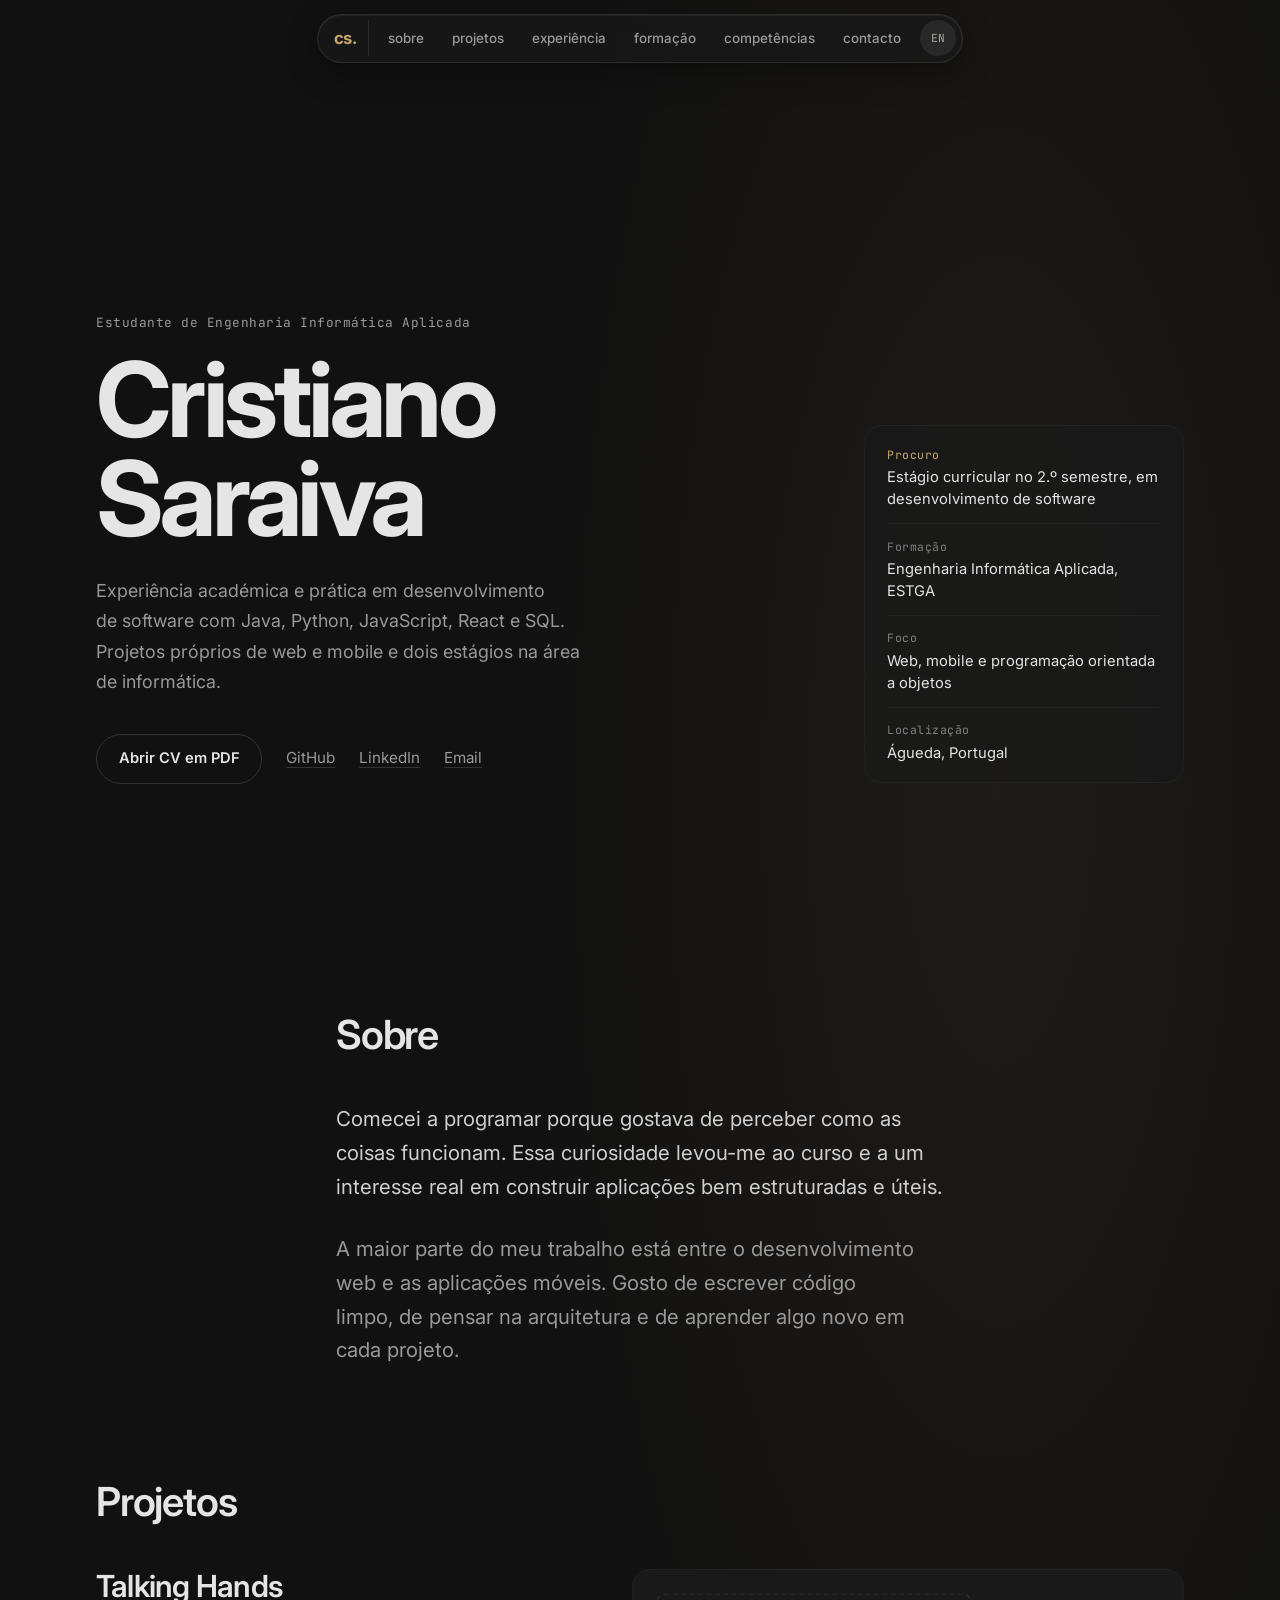
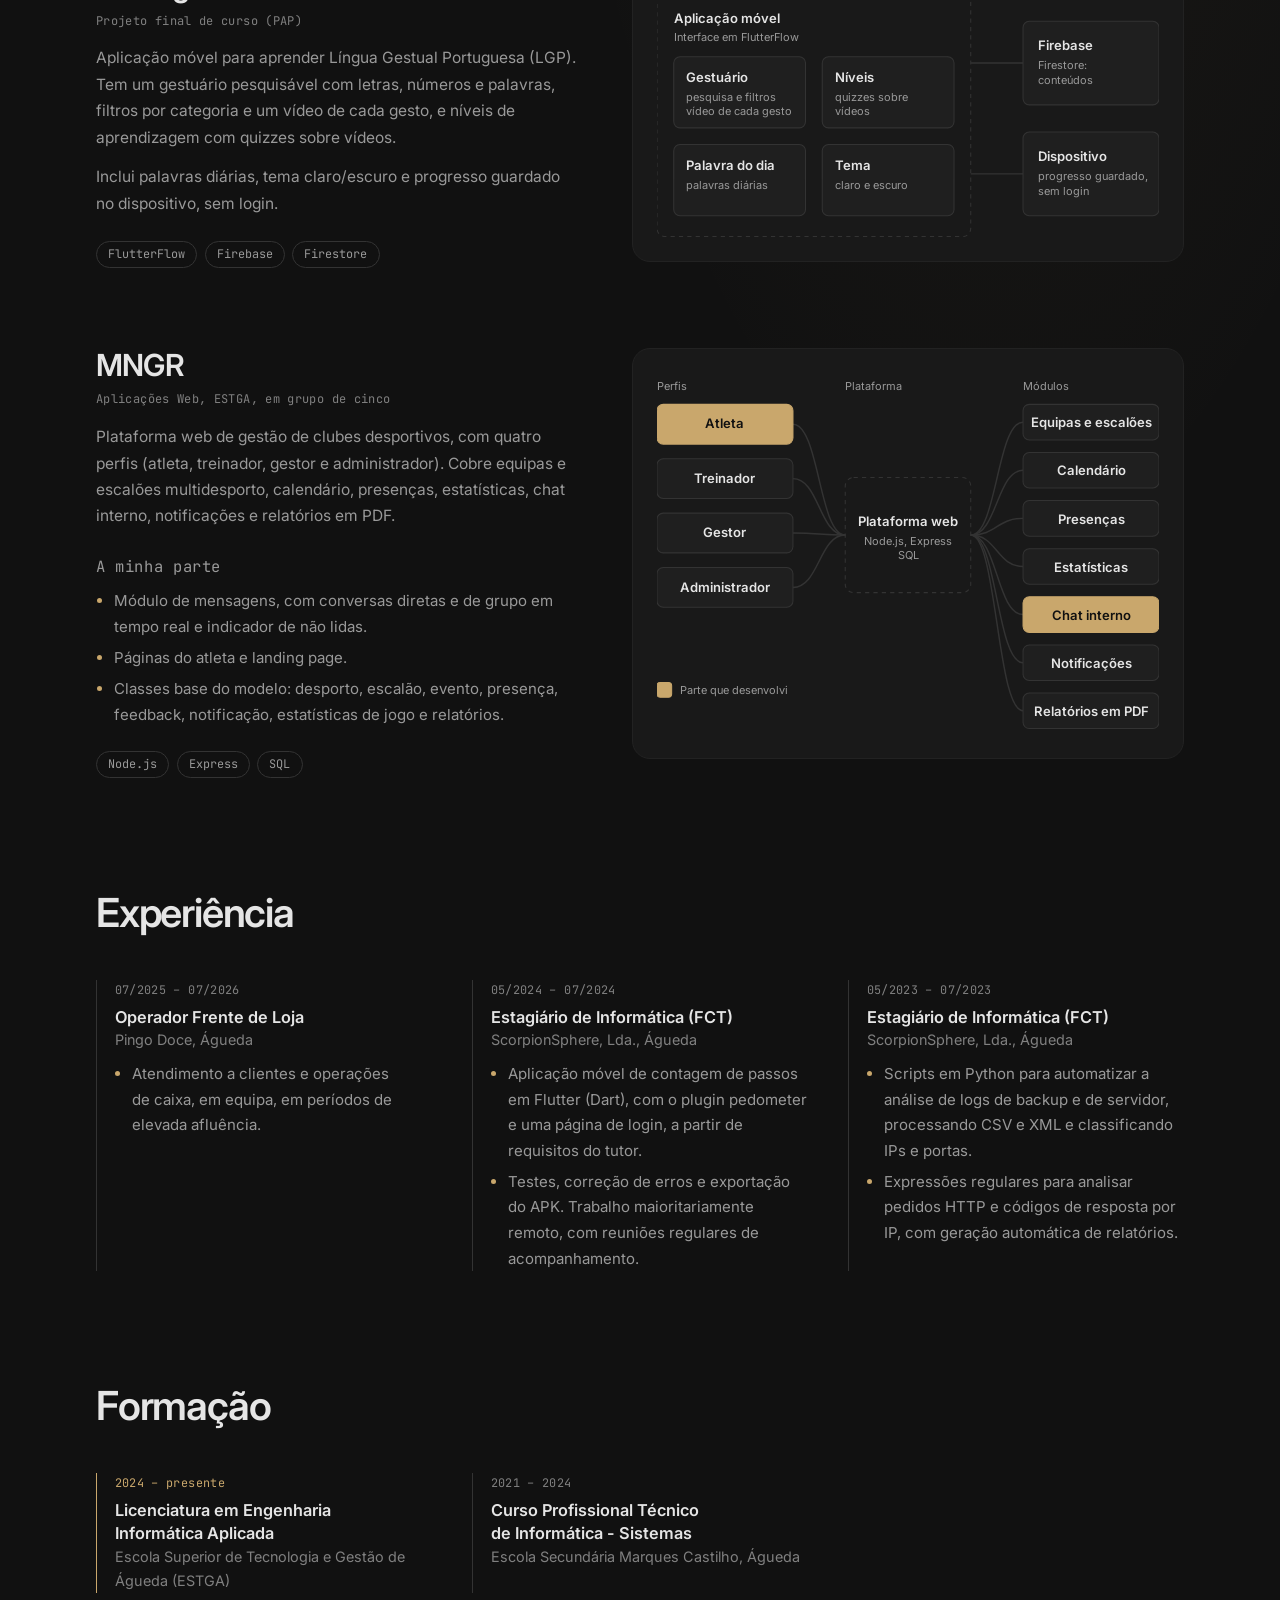
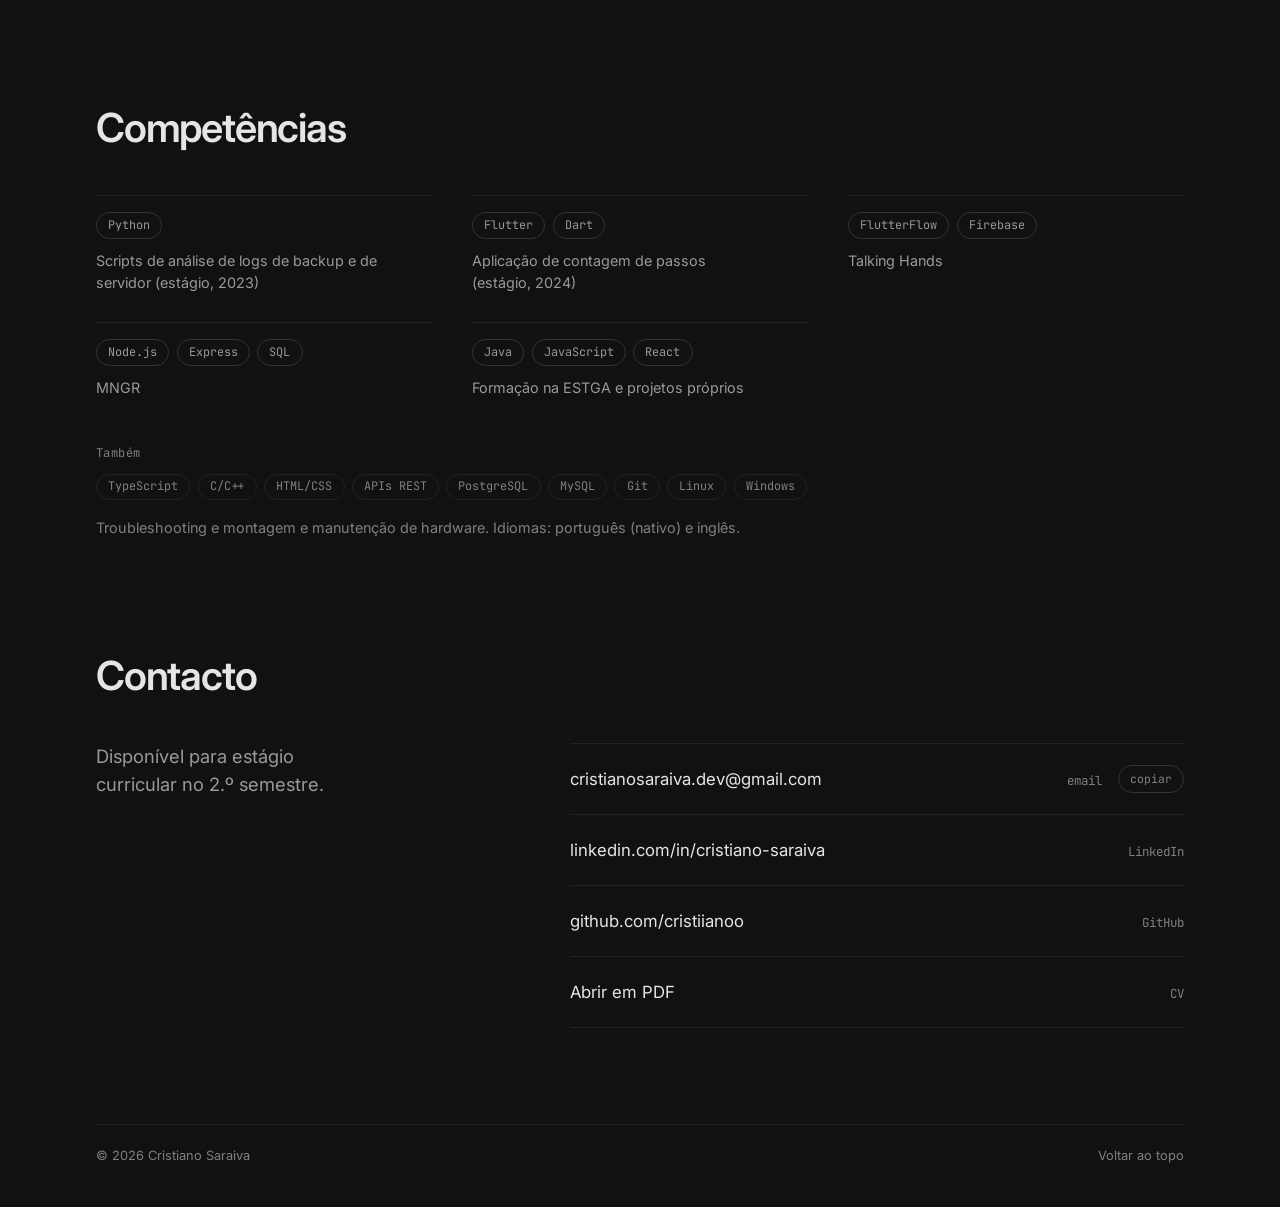
<file: index.html>
<!DOCTYPE html>
<html lang="pt-PT">
<head>
    <meta charset="utf-8">
    <meta name="viewport" content="width=device-width, initial-scale=1, viewport-fit=cover">
    <title>Cristiano Saraiva, Engenharia Informática Aplicada</title>
    <meta name="description" content="Estudante de Engenharia Informática Aplicada na ESTGA, à procura de estágio curricular em desenvolvimento de software. Java, Python, JavaScript, React e SQL. Projetos de web e mobile.">
    <meta name="author" content="Cristiano Saraiva">
    <meta property="og:title" content="Cristiano Saraiva, Engenharia Informática Aplicada">
    <meta property="og:description" content="À procura de estágio curricular em desenvolvimento de software. Águeda, Portugal.">
    <meta property="og:type" content="website">
    <link rel="alternate" hreflang="pt-PT" href="index.html">
    <link rel="alternate" hreflang="en" href="en.html">
    <link rel="icon" href="data:image/svg+xml,%3Csvg xmlns='http://www.w3.org/2000/svg' viewBox='0 0 64 64'%3E%3Crect width='64' height='64' rx='14' fill='%23111111'/%3E%3Ctext x='32' y='43' font-family='Arial,sans-serif' font-size='30' font-weight='700' text-anchor='middle' fill='%23c9a76c'%3Ecs.%3C/text%3E%3C/svg%3E">
    <meta name="theme-color" content="#111111">
    <link rel="preconnect" href="https://fonts.googleapis.com">
    <link rel="preconnect" href="https://fonts.gstatic.com" crossorigin>
    <link href="https://fonts.googleapis.com/css2?family=Inter:wght@400;500;600;700&family=JetBrains+Mono:wght@400;500&display=swap" rel="stylesheet">
    <link rel="stylesheet" href="style.css">
    <script type="application/ld+json">{"@context": "https://schema.org", "@type": "Person", "name": "Cristiano Saraiva", "url": "https://cristiianoo.github.io/", "email": "mailto:cristianosaraiva.dev@gmail.com", "jobTitle": "Estudante de Engenharia Informática Aplicada", "address": {"@type": "PostalAddress", "addressLocality": "Águeda", "addressCountry": "PT"}, "knowsAbout": ["Java", "Python", "JavaScript", "React", "SQL"], "sameAs": ["https://github.com/cristiianoo", "https://www.linkedin.com/in/cristiano-saraiva-231760260"]}</script>
</head>
<body>
<a class="skip" href="#main">Saltar para o conteúdo</a>

<header class="bar">
    <div class="bar-inner">
        <a class="brand" href="#top" aria-label="Cristiano Saraiva, início">cs.</a>
        <nav id="nav" class="nav" aria-label="Secções">
            <a class="nav-link" href="#sobre">sobre</a>
            <a class="nav-link" href="#projetos">projetos</a>
            <a class="nav-link" href="#experiencia">experiência</a>
            <a class="nav-link" href="#formacao">formação</a>
            <a class="nav-link" href="#competencias">competências</a>
            <a class="nav-link" href="#contacto">contacto</a>
        </nav>
        <a class="lang" href="en.html" hreflang="en" lang="en" aria-label="English version">EN</a>
        <button class="menu-btn" id="menu-btn" type="button" aria-controls="nav" aria-expanded="false" aria-label="Abrir menu" data-open="Abrir menu" data-close="Fechar menu">
            <svg viewBox="0 0 24 24" aria-hidden="true"><path class="i-menu" d="M4 7h16M4 12h16M4 17h16"/><path class="i-x" d="M6 6l12 12M18 6L6 18"/></svg>
        </button>
    </div>
</header>

<div class="wrap hero" id="top">
    <div class="hero-text">
        <p class="kicker">Estudante de Engenharia Informática Aplicada</p>
        <h1>Cristiano Saraiva</h1>
        <p class="summary">Experiência académica e prática em desenvolvimento de software com Java, Python, JavaScript, React e SQL. Projetos próprios de web e mobile e dois estágios na área de informática.</p>
        <p class="actions">
            <a class="btn" href="Cristiano_Saraiva_CV.pdf" target="_blank" rel="noopener">Abrir CV em PDF</a>
            <a href="https://github.com/cristiianoo" target="_blank" rel="noopener noreferrer">GitHub</a>
            <a href="https://www.linkedin.com/in/cristiano-saraiva-231760260" target="_blank" rel="noopener noreferrer">LinkedIn</a>
            <a href="mailto:cristianosaraiva.dev@gmail.com">Email</a>
        </p>
    </div>
    <dl class="facts">
        <div class="seeking"><dt>Procuro</dt><dd>Estágio curricular no 2.º semestre, em desenvolvimento de software</dd></div>
        <div><dt>Formação</dt><dd>Engenharia Informática Aplicada, ESTGA</dd></div>
        <div><dt>Foco</dt><dd>Web, mobile e programação orientada a objetos</dd></div>
        <div><dt>Localização</dt><dd>Águeda, Portugal</dd></div>
    </dl>
</div>

<main id="main">
    <section id="sobre" class="section">
        <div class="wrap">
            <h2>Sobre</h2>
            <div class="about">
                <p>Comecei a programar porque gostava de perceber como as coisas funcionam. Essa curiosidade levou-me ao curso e a um interesse real em construir aplicações bem estruturadas e úteis.</p>
                <p>A maior parte do meu trabalho está entre o desenvolvimento web e as aplicações móveis. Gosto de escrever código limpo, de pensar na arquitetura e de aprender algo novo em cada projeto.</p>
            </div>
        </div>
    </section>

    <section id="projetos" class="section">
        <div class="wrap">
            <h2>Projetos</h2>

            <article class="proj">
                <div class="proj-text">
                    <div class="proj-top">
                        <h3>Talking Hands</h3>
                        <p class="ctx">Projeto final de curso (PAP)</p>
                    </div>
                    <p>Aplicação móvel para aprender Língua Gestual Portuguesa (LGP). Tem um gestuário pesquisável com letras, números e palavras, filtros por categoria e um vídeo de cada gesto, e níveis de aprendizagem com quizzes sobre vídeos.</p>
                    <p>Inclui palavras diárias, tema claro/escuro e progresso guardado no dispositivo, sem login.</p>
                    <ul class="tags" aria-label="Tecnologias"><li>FlutterFlow</li><li>Firebase</li><li>Firestore</li></ul>
                </div>
                <figure class="diagram">
                    <svg viewBox="0 0 480 232" role="img" aria-labelledby="th-t th-d">
                        <title id="th-t">Estrutura do Talking Hands</title>
                        <desc id="th-d">A aplicação móvel, com interface em FlutterFlow, tem gestuário, níveis, palavra do dia e tema. Os conteúdos vêm do Firebase/Firestore e o progresso fica guardado no dispositivo, sem login.</desc>
                        <path class="d-line" d="M300 66H350M300 172H350"/>
                        <rect class="d-group" x="0" y="0" width="300" height="232" rx="8"/>
                        <text class="d-t" x="16" y="28">Aplicação móvel</text>
                        <text class="d-s" x="16" y="45">Interface em FlutterFlow</text>

                        <rect class="d-box" x="16" y="60" width="126" height="68" rx="6"/>
                        <text class="d-t" x="28" y="84">Gestuário</text>
                        <text class="d-s" x="28" y="102">pesquisa e filtros</text>
                        <text class="d-s" x="28" y="116">vídeo de cada gesto</text>

                        <rect class="d-box" x="158" y="60" width="126" height="68" rx="6"/>
                        <text class="d-t" x="170" y="84">Níveis</text>
                        <text class="d-s" x="170" y="102">quizzes sobre</text>
                        <text class="d-s" x="170" y="116">vídeos</text>

                        <rect class="d-box" x="16" y="144" width="126" height="68" rx="6"/>
                        <text class="d-t" x="28" y="168">Palavra do dia</text>
                        <text class="d-s" x="28" y="186">palavras diárias</text>

                        <rect class="d-box" x="158" y="144" width="126" height="68" rx="6"/>
                        <text class="d-t" x="170" y="168">Tema</text>
                        <text class="d-s" x="170" y="186">claro e escuro</text>

                        <rect class="d-box" x="350" y="26" width="130" height="80" rx="6"/>
                        <text class="d-t" x="364" y="54">Firebase</text>
                        <text class="d-s" x="364" y="72">Firestore:</text>
                        <text class="d-s" x="364" y="86">conteúdos</text>

                        <rect class="d-box" x="350" y="132" width="130" height="80" rx="6"/>
                        <text class="d-t" x="364" y="160">Dispositivo</text>
                        <text class="d-s" x="364" y="178">progresso guardado,</text>
                        <text class="d-s" x="364" y="192">sem login</text>
                    </svg>
                </figure>
            </article>

            <article class="proj">
                <div class="proj-text">
                    <div class="proj-top">
                        <h3>MNGR</h3>
                        <p class="ctx">Aplicações Web, ESTGA, em grupo de cinco</p>
                    </div>
                    <p>Plataforma web de gestão de clubes desportivos, com quatro perfis (atleta, treinador, gestor e administrador). Cobre equipas e escalões multidesporto, calendário, presenças, estatísticas, chat interno, notificações e relatórios em PDF.</p>
                    <p class="label">A minha parte</p>
                    <ul class="list">
                        <li>Módulo de mensagens, com conversas diretas e de grupo em tempo real e indicador de não lidas.</li>
                        <li>Páginas do atleta e landing page.</li>
                        <li>Classes base do modelo: desporto, escalão, evento, presença, feedback, notificação, estatísticas de jogo e relatórios.</li>
                    </ul>
                    <ul class="tags" aria-label="Tecnologias"><li>Node.js</li><li>Express</li><li>SQL</li></ul>
                </div>
                <figure class="diagram">
                    <svg viewBox="0 0 480 345" role="img" aria-labelledby="mn-t mn-d">
                        <title id="mn-t">Estrutura do MNGR</title>
                        <desc id="mn-d">Quatro perfis (atleta, treinador, gestor e administrador) usam a plataforma web, que reúne sete módulos: equipas e escalões, calendário, presenças, estatísticas, chat interno, notificações e relatórios em PDF. As páginas do atleta e o chat foram desenvolvidos por mim.</desc>

                        <g class="d-line">
                            <path d="M130 49C155 49 155 155 180 155"/>
                            <path d="M130 101C155 101 155 155 180 155"/>
                            <path d="M130 153C155 153 155 155 180 155"/>
                            <path d="M130 205C155 205 155 155 180 155"/>
                            <path d="M300 155C325 155 325 47 350 47"/>
                            <path d="M300 155C325 155 325 93 350 93"/>
                            <path d="M300 155C325 155 325 139 350 139"/>
                            <path d="M300 155C325 155 325 185 350 185"/>
                            <path d="M300 155C325 155 325 231 350 231"/>
                            <path d="M300 155C325 155 325 277 350 277"/>
                            <path d="M300 155C325 155 325 323 350 323"/>
                        </g>

                        <text class="d-s" x="0" y="16">Perfis</text>
                        <text class="d-s" x="180" y="16">Plataforma</text>
                        <text class="d-s" x="350" y="16">Módulos</text>

                        <rect class="d-box d-hl" x="0" y="30" width="130" height="38" rx="6"/>
                        <text class="d-t d-on" x="65" y="53" text-anchor="middle">Atleta</text>
                        <rect class="d-box" x="0" y="82" width="130" height="38" rx="6"/>
                        <text class="d-t" x="65" y="105" text-anchor="middle">Treinador</text>
                        <rect class="d-box" x="0" y="134" width="130" height="38" rx="6"/>
                        <text class="d-t" x="65" y="157" text-anchor="middle">Gestor</text>
                        <rect class="d-box" x="0" y="186" width="130" height="38" rx="6"/>
                        <text class="d-t" x="65" y="209" text-anchor="middle">Administrador</text>

                        <rect class="d-group" x="180" y="100" width="120" height="110" rx="8"/>
                        <text class="d-t" x="240" y="146" text-anchor="middle">Plataforma web</text>
                        <text class="d-s" x="240" y="164" text-anchor="middle">Node.js, Express</text>
                        <text class="d-s" x="240" y="178" text-anchor="middle">SQL</text>

                        <rect class="d-box" x="350" y="30" width="130" height="34" rx="6"/>
                        <text class="d-t" x="415" y="52" text-anchor="middle">Equipas e escalões</text>
                        <rect class="d-box" x="350" y="76" width="130" height="34" rx="6"/>
                        <text class="d-t" x="415" y="98" text-anchor="middle">Calendário</text>
                        <rect class="d-box" x="350" y="122" width="130" height="34" rx="6"/>
                        <text class="d-t" x="415" y="144" text-anchor="middle">Presenças</text>
                        <rect class="d-box" x="350" y="168" width="130" height="34" rx="6"/>
                        <text class="d-t" x="415" y="190" text-anchor="middle">Estatísticas</text>
                        <rect class="d-box d-hl" x="350" y="214" width="130" height="34" rx="6"/>
                        <text class="d-t d-on" x="415" y="236" text-anchor="middle">Chat interno</text>
                        <rect class="d-box" x="350" y="260" width="130" height="34" rx="6"/>
                        <text class="d-t" x="415" y="282" text-anchor="middle">Notificações</text>
                        <rect class="d-box" x="350" y="306" width="130" height="34" rx="6"/>
                        <text class="d-t" x="415" y="328" text-anchor="middle">Relatórios em PDF</text>

                        <rect class="d-box d-hl" x="0" y="296" width="14" height="14" rx="3"/>
                        <text class="d-s" x="22" y="307">Parte que desenvolvi</text>
                    </svg>
                </figure>
            </article>
        </div>
    </section>

    <section id="experiencia" class="section">
        <div class="wrap">
            <h2>Experiência</h2>
            <div class="timeline">
                <div class="entry">
                    <p class="date">07/2025 – 07/2026</p>
                    <div>
                        <h3>Operador Frente de Loja</h3>
                        <p class="meta">Pingo Doce, Águeda</p>
                        <ul class="list"><li>Atendimento a clientes e operações de caixa, em equipa, em períodos de elevada afluência.</li></ul>
                    </div>
                </div>

                <div class="entry">
                    <p class="date">05/2024 – 07/2024</p>
                    <div>
                        <h3>Estagiário de Informática (FCT)</h3>
                        <p class="meta">ScorpionSphere, Lda., Águeda</p>
                        <ul class="list">
                            <li>Aplicação móvel de contagem de passos em Flutter (Dart), com o plugin pedometer e uma página de login, a partir de requisitos do tutor.</li>
                            <li>Testes, correção de erros e exportação do APK. Trabalho maioritariamente remoto, com reuniões regulares de acompanhamento.</li>
                        </ul>
                    </div>
                </div>

                <div class="entry">
                    <p class="date">05/2023 – 07/2023</p>
                    <div>
                        <h3>Estagiário de Informática (FCT)</h3>
                        <p class="meta">ScorpionSphere, Lda., Águeda</p>
                        <ul class="list">
                            <li>Scripts em Python para automatizar a análise de logs de backup e de servidor, processando CSV e XML e classificando IPs e portas.</li>
                            <li>Expressões regulares para analisar pedidos HTTP e códigos de resposta por IP, com geração automática de relatórios.</li>
                        </ul>
                    </div>
                </div>
            </div>
        </div>
    </section>

    <section id="formacao" class="section">
        <div class="wrap">
            <h2>Formação</h2>
            <div class="timeline">
                <div class="entry now">
                    <p class="date">2024 – presente</p>
                    <div>
                        <h3>Licenciatura em Engenharia Informática Aplicada</h3>
                        <p class="meta">Escola Superior de Tecnologia e Gestão de Águeda (ESTGA)</p>
                    </div>
                </div>

                <div class="entry">
                    <p class="date">2021 – 2024</p>
                    <div>
                        <h3>Curso Profissional Técnico de Informática - Sistemas</h3>
                        <p class="meta">Escola Secundária Marques Castilho, Águeda</p>
                    </div>
                </div>
            </div>
        </div>
    </section>

    <section id="competencias" class="section">
        <div class="wrap">
            <h2>Competências</h2>
            <div class="skills">
                <div class="skill"><ul class="tags"><li>Python</li></ul><p>Scripts de análise de logs de backup e de servidor (estágio, 2023)</p></div>
                <div class="skill"><ul class="tags"><li>Flutter</li><li>Dart</li></ul><p>Aplicação de contagem de passos (estágio, 2024)</p></div>
                <div class="skill"><ul class="tags"><li>FlutterFlow</li><li>Firebase</li></ul><p>Talking Hands</p></div>
                <div class="skill"><ul class="tags"><li>Node.js</li><li>Express</li><li>SQL</li></ul><p>MNGR</p></div>
                <div class="skill"><ul class="tags"><li>Java</li><li>JavaScript</li><li>React</li></ul><p>Formação na ESTGA e projetos próprios</p></div>
            </div>
            <p class="label">Também</p>
            <ul class="tags tags-quiet"><li>TypeScript</li><li>C/C++</li><li>HTML/CSS</li><li>APIs REST</li><li>PostgreSQL</li><li>MySQL</li><li>Git</li><li>Linux</li><li>Windows</li></ul>
            <p class="also">Troubleshooting e montagem e manutenção de hardware. Idiomas: português (nativo) e inglês.</p>
        </div>
    </section>
</main>

<footer id="contacto" class="section contact">
    <div class="wrap">
        <h2>Contacto</h2>
        <div class="contact-grid">
            <p class="lead">Disponível para estágio curricular no 2.º semestre.</p>
            <ul class="contact-list">
                <li>
                    <a class="contact-item" href="mailto:cristianosaraiva.dev@gmail.com"><span>cristianosaraiva.dev@gmail.com</span><span class="contact-label">email</span></a>
                    <button class="copy" id="copy" type="button" aria-label="Copiar endereço de email" data-copy="copiar" data-copied="copiado" data-error="não foi possível copiar"><span class="copy-label">copiar</span></button>
                </li>
                <li><a class="contact-item" href="https://www.linkedin.com/in/cristiano-saraiva-231760260" target="_blank" rel="noopener noreferrer"><span>linkedin.com/in/cristiano-saraiva</span><span class="contact-label">LinkedIn</span></a></li>
                <li><a class="contact-item" href="https://github.com/cristiianoo" target="_blank" rel="noopener noreferrer"><span>github.com/cristiianoo</span><span class="contact-label">GitHub</span></a></li>
                <li><a class="contact-item" href="Cristiano_Saraiva_CV.pdf" target="_blank" rel="noopener"><span>Abrir em PDF</span><span class="contact-label">CV</span></a></li>
            </ul>
        </div>
        <div class="footer-row">
            <p>© 2026 Cristiano Saraiva</p>
            <a href="#top">Voltar ao topo</a>
        </div>
    </div>
</footer>

<script src="script.js"></script>
</body>
</html>
</file>
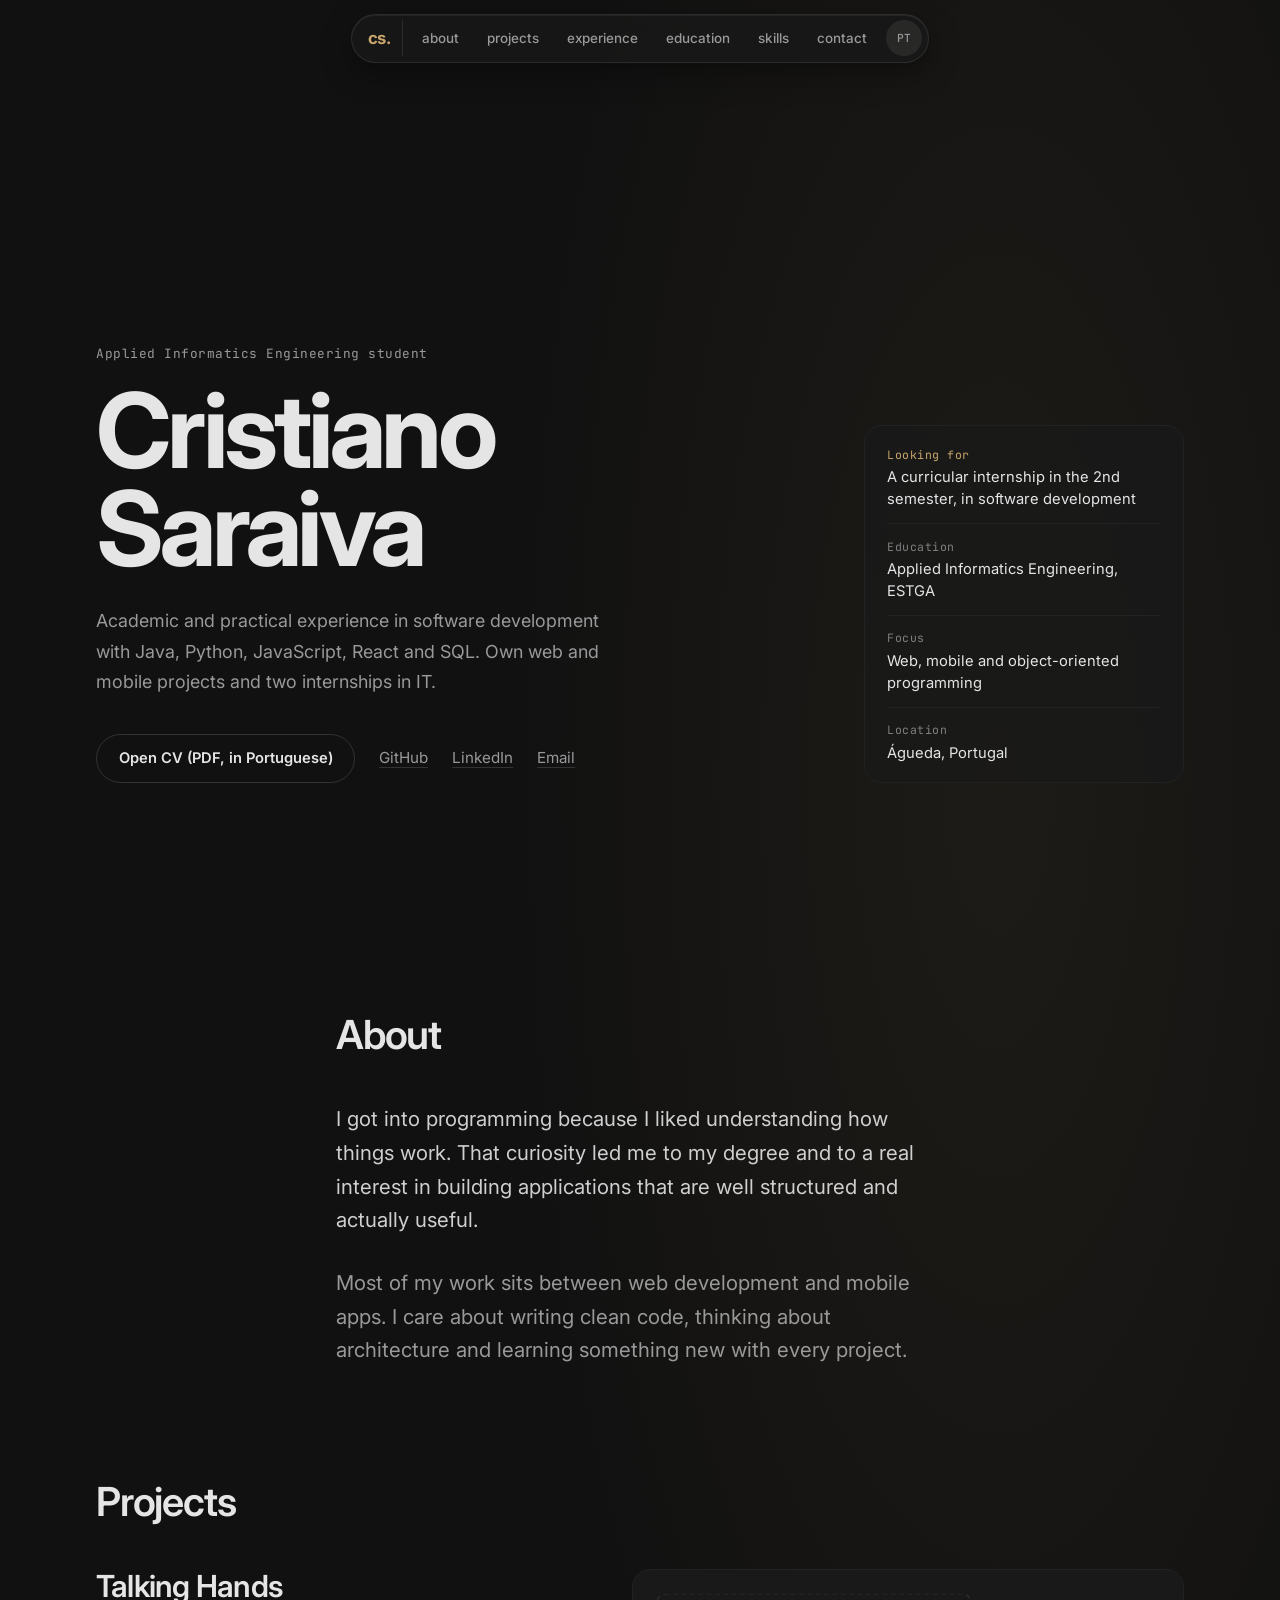
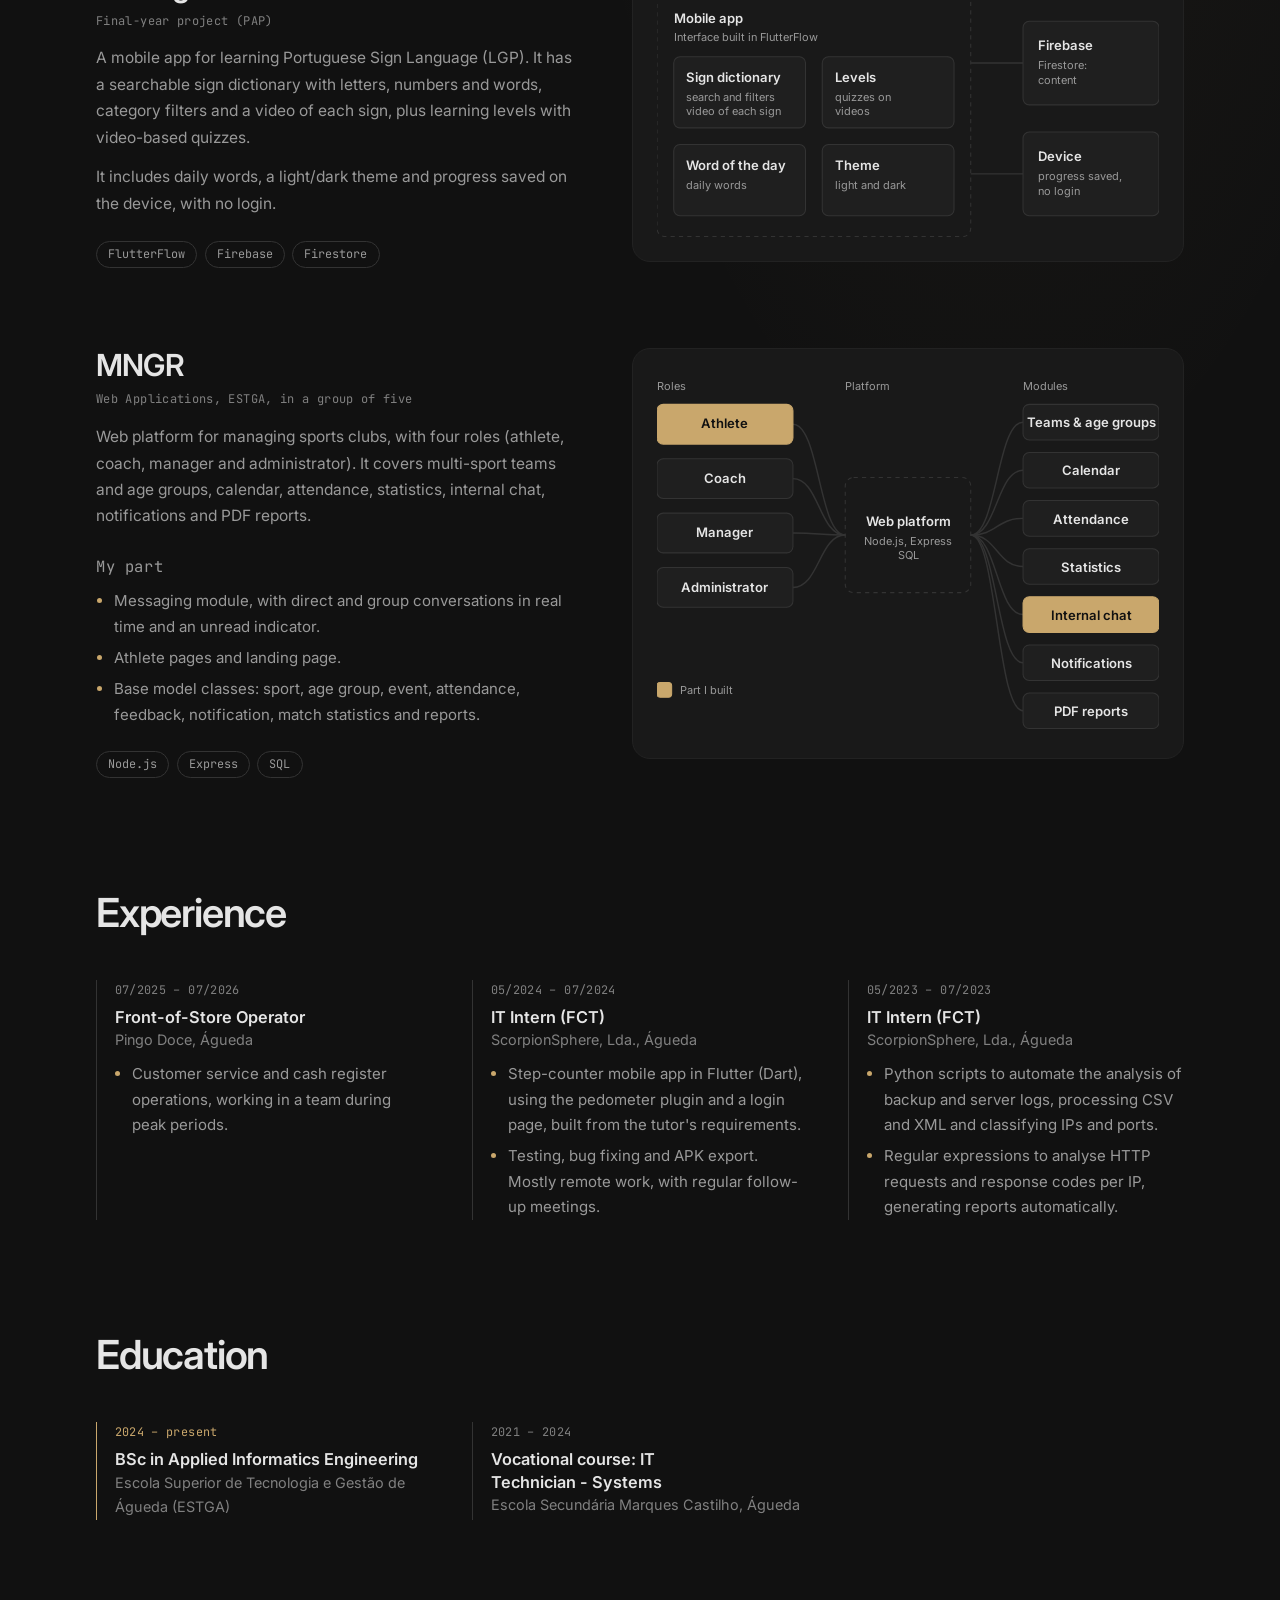
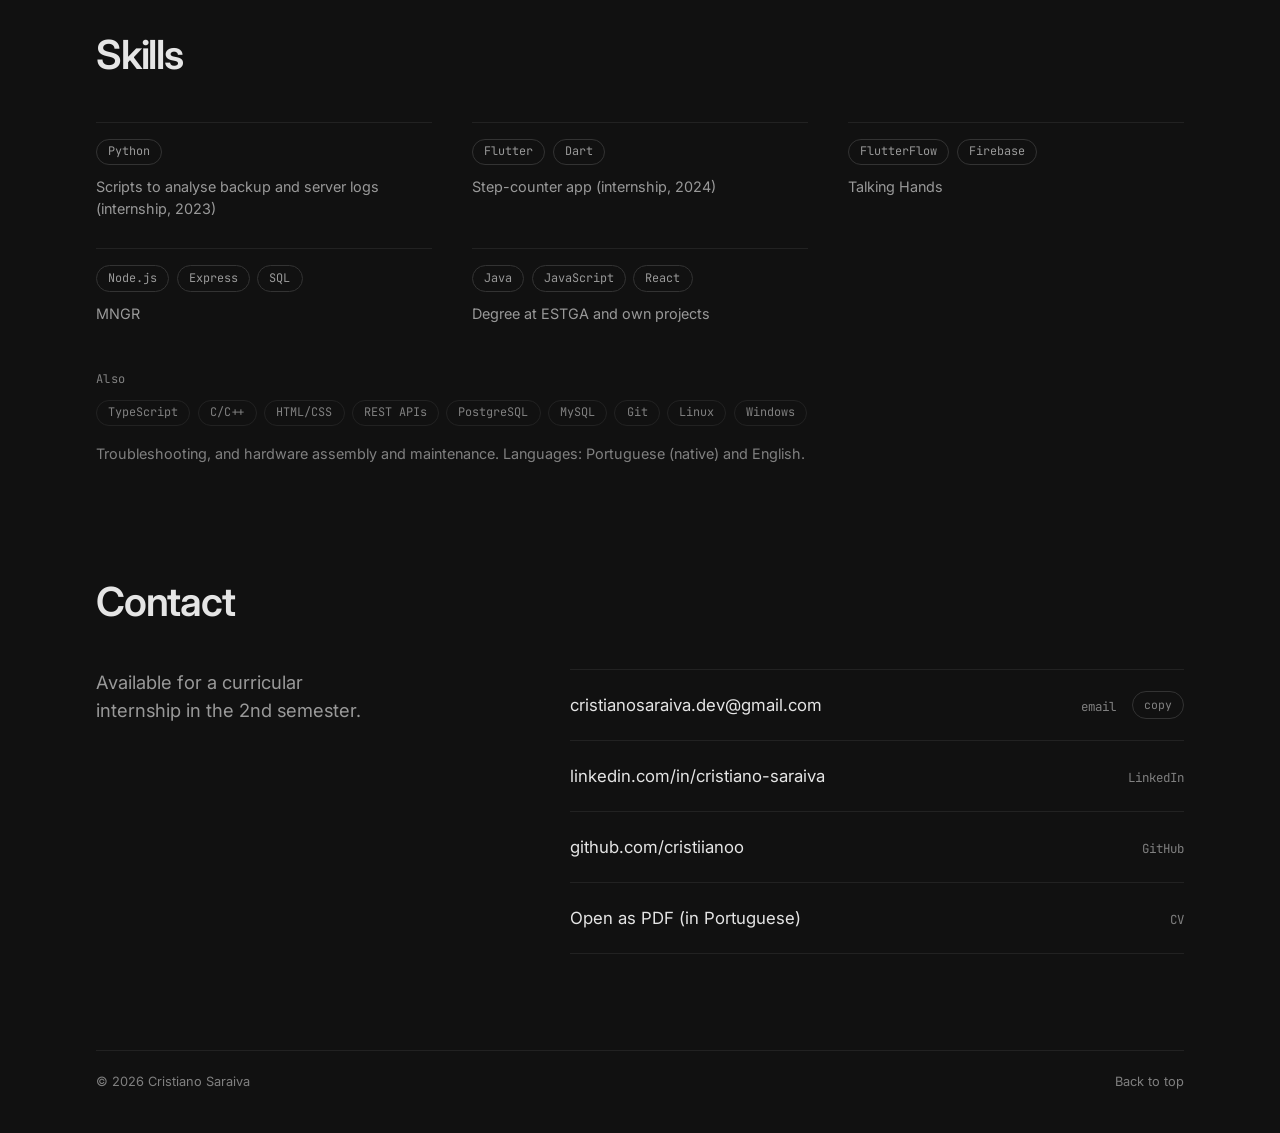
<file: en.html>
<!DOCTYPE html>
<html lang="en">
<head>
    <meta charset="utf-8">
    <meta name="viewport" content="width=device-width, initial-scale=1, viewport-fit=cover">
    <title>Cristiano Saraiva, Applied Informatics Engineering</title>
    <meta name="description" content="Applied Informatics Engineering student at ESTGA (University of Aveiro), looking for a curricular internship in software development. Java, Python, JavaScript, React and SQL. Web and mobile projects.">
    <meta name="author" content="Cristiano Saraiva">
    <meta property="og:title" content="Cristiano Saraiva, Applied Informatics Engineering">
    <meta property="og:description" content="Looking for a curricular internship in software development. Águeda, Portugal.">
    <meta property="og:type" content="website">
    <link rel="alternate" hreflang="pt-PT" href="index.html">
    <link rel="alternate" hreflang="en" href="en.html">
    <link rel="icon" href="data:image/svg+xml,%3Csvg xmlns='http://www.w3.org/2000/svg' viewBox='0 0 64 64'%3E%3Crect width='64' height='64' rx='14' fill='%23111111'/%3E%3Ctext x='32' y='43' font-family='Arial,sans-serif' font-size='30' font-weight='700' text-anchor='middle' fill='%23c9a76c'%3Ecs.%3C/text%3E%3C/svg%3E">
    <meta name="theme-color" content="#111111">
    <link rel="preconnect" href="https://fonts.googleapis.com">
    <link rel="preconnect" href="https://fonts.gstatic.com" crossorigin>
    <link href="https://fonts.googleapis.com/css2?family=Inter:wght@400;500;600;700&family=JetBrains+Mono:wght@400;500&display=swap" rel="stylesheet">
    <link rel="stylesheet" href="style.css">
    <script type="application/ld+json">{"@context": "https://schema.org", "@type": "Person", "name": "Cristiano Saraiva", "url": "https://cristiianoo.github.io/", "email": "mailto:cristianosaraiva.dev@gmail.com", "jobTitle": "Applied Informatics Engineering student", "address": {"@type": "PostalAddress", "addressLocality": "Águeda", "addressCountry": "PT"}, "knowsAbout": ["Java", "Python", "JavaScript", "React", "SQL"], "sameAs": ["https://github.com/cristiianoo", "https://www.linkedin.com/in/cristiano-saraiva-231760260"]}</script>
</head>
<body>
<a class="skip" href="#main">Skip to content</a>

<header class="bar">
    <div class="bar-inner">
        <a class="brand" href="#top" aria-label="Cristiano Saraiva, home">cs.</a>
        <nav id="nav" class="nav" aria-label="Sections">
            <a class="nav-link" href="#about">about</a>
            <a class="nav-link" href="#projects">projects</a>
            <a class="nav-link" href="#experience">experience</a>
            <a class="nav-link" href="#education">education</a>
            <a class="nav-link" href="#skills">skills</a>
            <a class="nav-link" href="#contact">contact</a>
        </nav>
        <a class="lang" href="index.html" hreflang="pt-PT" lang="pt-PT" aria-label="Versão em português">PT</a>
        <button class="menu-btn" id="menu-btn" type="button" aria-controls="nav" aria-expanded="false" aria-label="Open menu" data-open="Open menu" data-close="Close menu">
            <svg viewBox="0 0 24 24" aria-hidden="true"><path class="i-menu" d="M4 7h16M4 12h16M4 17h16"/><path class="i-x" d="M6 6l12 12M18 6L6 18"/></svg>
        </button>
    </div>
</header>

<div class="wrap hero" id="top">
    <div class="hero-text">
        <p class="kicker">Applied Informatics Engineering student</p>
        <h1>Cristiano Saraiva</h1>
        <p class="summary">Academic and practical experience in software development with Java, Python, JavaScript, React and SQL. Own web and mobile projects and two internships in IT.</p>
        <p class="actions">
            <a class="btn" href="Cristiano_Saraiva_CV.pdf" target="_blank" rel="noopener">Open CV (PDF, in Portuguese)</a>
            <a href="https://github.com/cristiianoo" target="_blank" rel="noopener noreferrer">GitHub</a>
            <a href="https://www.linkedin.com/in/cristiano-saraiva-231760260" target="_blank" rel="noopener noreferrer">LinkedIn</a>
            <a href="mailto:cristianosaraiva.dev@gmail.com">Email</a>
        </p>
    </div>
    <dl class="facts">
        <div class="seeking"><dt>Looking for</dt><dd>A curricular internship in the 2nd semester, in software development</dd></div>
        <div><dt>Education</dt><dd>Applied Informatics Engineering, ESTGA</dd></div>
        <div><dt>Focus</dt><dd>Web, mobile and object-oriented programming</dd></div>
        <div><dt>Location</dt><dd>Águeda, Portugal</dd></div>
    </dl>
</div>

<main id="main">
    <section id="about" class="section">
        <div class="wrap">
            <h2>About</h2>
            <div class="about">
                <p>I got into programming because I liked understanding how things work. That curiosity led me to my degree and to a real interest in building applications that are well structured and actually useful.</p>
                <p>Most of my work sits between web development and mobile apps. I care about writing clean code, thinking about architecture and learning something new with every project.</p>
            </div>
        </div>
    </section>

    <section id="projects" class="section">
        <div class="wrap">
            <h2>Projects</h2>

            <article class="proj">
                <div class="proj-text">
                    <div class="proj-top">
                        <h3>Talking Hands</h3>
                        <p class="ctx">Final-year project (PAP)</p>
                    </div>
                    <p>A mobile app for learning Portuguese Sign Language (LGP). It has a searchable sign dictionary with letters, numbers and words, category filters and a video of each sign, plus learning levels with video-based quizzes.</p>
                    <p>It includes daily words, a light/dark theme and progress saved on the device, with no login.</p>
                    <ul class="tags" aria-label="Technologies"><li>FlutterFlow</li><li>Firebase</li><li>Firestore</li></ul>
                </div>
                <figure class="diagram">
                    <svg viewBox="0 0 480 232" role="img" aria-labelledby="th-t th-d">
                        <title id="th-t">Talking Hands structure</title>
                        <desc id="th-d">The mobile app, with its interface built in FlutterFlow, has a sign dictionary, levels, word of the day and a theme setting. Content comes from Firebase/Firestore and progress is saved on the device, with no login.</desc>
                        <path class="d-line" d="M300 66H350M300 172H350"/>
                        <rect class="d-group" x="0" y="0" width="300" height="232" rx="8"/>
                        <text class="d-t" x="16" y="28">Mobile app</text>
                        <text class="d-s" x="16" y="45">Interface built in FlutterFlow</text>

                        <rect class="d-box" x="16" y="60" width="126" height="68" rx="6"/>
                        <text class="d-t" x="28" y="84">Sign dictionary</text>
                        <text class="d-s" x="28" y="102">search and filters</text>
                        <text class="d-s" x="28" y="116">video of each sign</text>

                        <rect class="d-box" x="158" y="60" width="126" height="68" rx="6"/>
                        <text class="d-t" x="170" y="84">Levels</text>
                        <text class="d-s" x="170" y="102">quizzes on</text>
                        <text class="d-s" x="170" y="116">videos</text>

                        <rect class="d-box" x="16" y="144" width="126" height="68" rx="6"/>
                        <text class="d-t" x="28" y="168">Word of the day</text>
                        <text class="d-s" x="28" y="186">daily words</text>

                        <rect class="d-box" x="158" y="144" width="126" height="68" rx="6"/>
                        <text class="d-t" x="170" y="168">Theme</text>
                        <text class="d-s" x="170" y="186">light and dark</text>

                        <rect class="d-box" x="350" y="26" width="130" height="80" rx="6"/>
                        <text class="d-t" x="364" y="54">Firebase</text>
                        <text class="d-s" x="364" y="72">Firestore:</text>
                        <text class="d-s" x="364" y="86">content</text>

                        <rect class="d-box" x="350" y="132" width="130" height="80" rx="6"/>
                        <text class="d-t" x="364" y="160">Device</text>
                        <text class="d-s" x="364" y="178">progress saved,</text>
                        <text class="d-s" x="364" y="192">no login</text>
                    </svg>
                </figure>
            </article>

            <article class="proj">
                <div class="proj-text">
                    <div class="proj-top">
                        <h3>MNGR</h3>
                        <p class="ctx">Web Applications, ESTGA, in a group of five</p>
                    </div>
                    <p>Web platform for managing sports clubs, with four roles (athlete, coach, manager and administrator). It covers multi-sport teams and age groups, calendar, attendance, statistics, internal chat, notifications and PDF reports.</p>
                    <p class="label">My part</p>
                    <ul class="list">
                        <li>Messaging module, with direct and group conversations in real time and an unread indicator.</li>
                        <li>Athlete pages and landing page.</li>
                        <li>Base model classes: sport, age group, event, attendance, feedback, notification, match statistics and reports.</li>
                    </ul>
                    <ul class="tags" aria-label="Technologies"><li>Node.js</li><li>Express</li><li>SQL</li></ul>
                </div>
                <figure class="diagram">
                    <svg viewBox="0 0 480 345" role="img" aria-labelledby="mn-t mn-d">
                        <title id="mn-t">MNGR structure</title>
                        <desc id="mn-d">Four roles (athlete, coach, manager and administrator) use the web platform, which brings together seven modules: teams and age groups, calendar, attendance, statistics, internal chat, notifications and PDF reports. The athlete pages and the chat were built by me.</desc>

                        <g class="d-line">
                            <path d="M130 49C155 49 155 155 180 155"/>
                            <path d="M130 101C155 101 155 155 180 155"/>
                            <path d="M130 153C155 153 155 155 180 155"/>
                            <path d="M130 205C155 205 155 155 180 155"/>
                            <path d="M300 155C325 155 325 47 350 47"/>
                            <path d="M300 155C325 155 325 93 350 93"/>
                            <path d="M300 155C325 155 325 139 350 139"/>
                            <path d="M300 155C325 155 325 185 350 185"/>
                            <path d="M300 155C325 155 325 231 350 231"/>
                            <path d="M300 155C325 155 325 277 350 277"/>
                            <path d="M300 155C325 155 325 323 350 323"/>
                        </g>

                        <text class="d-s" x="0" y="16">Roles</text>
                        <text class="d-s" x="180" y="16">Platform</text>
                        <text class="d-s" x="350" y="16">Modules</text>

                        <rect class="d-box d-hl" x="0" y="30" width="130" height="38" rx="6"/>
                        <text class="d-t d-on" x="65" y="53" text-anchor="middle">Athlete</text>
                        <rect class="d-box" x="0" y="82" width="130" height="38" rx="6"/>
                        <text class="d-t" x="65" y="105" text-anchor="middle">Coach</text>
                        <rect class="d-box" x="0" y="134" width="130" height="38" rx="6"/>
                        <text class="d-t" x="65" y="157" text-anchor="middle">Manager</text>
                        <rect class="d-box" x="0" y="186" width="130" height="38" rx="6"/>
                        <text class="d-t" x="65" y="209" text-anchor="middle">Administrator</text>

                        <rect class="d-group" x="180" y="100" width="120" height="110" rx="8"/>
                        <text class="d-t" x="240" y="146" text-anchor="middle">Web platform</text>
                        <text class="d-s" x="240" y="164" text-anchor="middle">Node.js, Express</text>
                        <text class="d-s" x="240" y="178" text-anchor="middle">SQL</text>

                        <rect class="d-box" x="350" y="30" width="130" height="34" rx="6"/>
                        <text class="d-t" x="415" y="52" text-anchor="middle">Teams &amp; age groups</text>
                        <rect class="d-box" x="350" y="76" width="130" height="34" rx="6"/>
                        <text class="d-t" x="415" y="98" text-anchor="middle">Calendar</text>
                        <rect class="d-box" x="350" y="122" width="130" height="34" rx="6"/>
                        <text class="d-t" x="415" y="144" text-anchor="middle">Attendance</text>
                        <rect class="d-box" x="350" y="168" width="130" height="34" rx="6"/>
                        <text class="d-t" x="415" y="190" text-anchor="middle">Statistics</text>
                        <rect class="d-box d-hl" x="350" y="214" width="130" height="34" rx="6"/>
                        <text class="d-t d-on" x="415" y="236" text-anchor="middle">Internal chat</text>
                        <rect class="d-box" x="350" y="260" width="130" height="34" rx="6"/>
                        <text class="d-t" x="415" y="282" text-anchor="middle">Notifications</text>
                        <rect class="d-box" x="350" y="306" width="130" height="34" rx="6"/>
                        <text class="d-t" x="415" y="328" text-anchor="middle">PDF reports</text>

                        <rect class="d-box d-hl" x="0" y="296" width="14" height="14" rx="3"/>
                        <text class="d-s" x="22" y="307">Part I built</text>
                    </svg>
                </figure>
            </article>
        </div>
    </section>

    <section id="experience" class="section">
        <div class="wrap">
            <h2>Experience</h2>
            <div class="timeline">
                <div class="entry">
                    <p class="date">07/2025 – 07/2026</p>
                    <div>
                        <h3>Front-of-Store Operator</h3>
                        <p class="meta">Pingo Doce, Águeda</p>
                        <ul class="list"><li>Customer service and cash register operations, working in a team during peak periods.</li></ul>
                    </div>
                </div>

                <div class="entry">
                    <p class="date">05/2024 – 07/2024</p>
                    <div>
                        <h3>IT Intern (FCT)</h3>
                        <p class="meta">ScorpionSphere, Lda., Águeda</p>
                        <ul class="list">
                            <li>Step-counter mobile app in Flutter (Dart), using the pedometer plugin and a login page, built from the tutor's requirements.</li>
                            <li>Testing, bug fixing and APK export. Mostly remote work, with regular follow-up meetings.</li>
                        </ul>
                    </div>
                </div>

                <div class="entry">
                    <p class="date">05/2023 – 07/2023</p>
                    <div>
                        <h3>IT Intern (FCT)</h3>
                        <p class="meta">ScorpionSphere, Lda., Águeda</p>
                        <ul class="list">
                            <li>Python scripts to automate the analysis of backup and server logs, processing CSV and XML and classifying IPs and ports.</li>
                            <li>Regular expressions to analyse HTTP requests and response codes per IP, generating reports automatically.</li>
                        </ul>
                    </div>
                </div>
            </div>
        </div>
    </section>

    <section id="education" class="section">
        <div class="wrap">
            <h2>Education</h2>
            <div class="timeline">
                <div class="entry now">
                    <p class="date">2024 – present</p>
                    <div>
                        <h3>BSc in Applied Informatics Engineering</h3>
                        <p class="meta">Escola Superior de Tecnologia e Gestão de Águeda (ESTGA)</p>
                    </div>
                </div>

                <div class="entry">
                    <p class="date">2021 – 2024</p>
                    <div>
                        <h3>Vocational course: IT Technician - Systems</h3>
                        <p class="meta">Escola Secundária Marques Castilho, Águeda</p>
                    </div>
                </div>
            </div>
        </div>
    </section>

    <section id="skills" class="section">
        <div class="wrap">
            <h2>Skills</h2>
            <div class="skills">
                <div class="skill"><ul class="tags"><li>Python</li></ul><p>Scripts to analyse backup and server logs (internship, 2023)</p></div>
                <div class="skill"><ul class="tags"><li>Flutter</li><li>Dart</li></ul><p>Step-counter app (internship, 2024)</p></div>
                <div class="skill"><ul class="tags"><li>FlutterFlow</li><li>Firebase</li></ul><p>Talking Hands</p></div>
                <div class="skill"><ul class="tags"><li>Node.js</li><li>Express</li><li>SQL</li></ul><p>MNGR</p></div>
                <div class="skill"><ul class="tags"><li>Java</li><li>JavaScript</li><li>React</li></ul><p>Degree at ESTGA and own projects</p></div>
            </div>
            <p class="label">Also</p>
            <ul class="tags tags-quiet"><li>TypeScript</li><li>C/C++</li><li>HTML/CSS</li><li>REST APIs</li><li>PostgreSQL</li><li>MySQL</li><li>Git</li><li>Linux</li><li>Windows</li></ul>
            <p class="also">Troubleshooting, and hardware assembly and maintenance. Languages: Portuguese (native) and English.</p>
        </div>
    </section>
</main>

<footer id="contact" class="section contact">
    <div class="wrap">
        <h2>Contact</h2>
        <div class="contact-grid">
            <p class="lead">Available for a curricular internship in the 2nd semester.</p>
            <ul class="contact-list">
                <li>
                    <a class="contact-item" href="mailto:cristianosaraiva.dev@gmail.com"><span>cristianosaraiva.dev@gmail.com</span><span class="contact-label">email</span></a>
                    <button class="copy" id="copy" type="button" aria-label="Copy email address" data-copy="copy" data-copied="copied" data-error="could not copy"><span class="copy-label">copy</span></button>
                </li>
                <li><a class="contact-item" href="https://www.linkedin.com/in/cristiano-saraiva-231760260" target="_blank" rel="noopener noreferrer"><span>linkedin.com/in/cristiano-saraiva</span><span class="contact-label">LinkedIn</span></a></li>
                <li><a class="contact-item" href="https://github.com/cristiianoo" target="_blank" rel="noopener noreferrer"><span>github.com/cristiianoo</span><span class="contact-label">GitHub</span></a></li>
                <li><a class="contact-item" href="Cristiano_Saraiva_CV.pdf" target="_blank" rel="noopener"><span>Open as PDF (in Portuguese)</span><span class="contact-label">CV</span></a></li>
            </ul>
        </div>
        <div class="footer-row">
            <p>© 2026 Cristiano Saraiva</p>
            <a href="#top">Back to top</a>
        </div>
    </div>
</footer>

<script src="script.js"></script>
</body>
</html>
</file>
<file: style.css>
/* Cristiano Saraiva – portfolio
   Paleta e fontes do site original: #111, um só acento gold, Inter + JetBrains Mono.
   Menu flutuante, cabeçalho a ecrã inteiro, conteúdo em colunas. */

:root {
  --font: 'Inter', -apple-system, BlinkMacSystemFont, 'Segoe UI', sans-serif;
  --mono: 'JetBrains Mono', ui-monospace, SFMono-Regular, Menlo, monospace;

  --bg: #111111;
  --raised: #191919;      /* ficha, diagramas, etiquetas */
  --box: #1f1f1f;         /* caixas dentro dos diagramas */
  --ink: #e5e5e5;
  --muted: #999999;
  --faint: #808080;
  --line: #222222;
  --line-strong: #333333;
  --gold: #c9a76c;        /* o único acento */
  --accent: #c9a76c;
  --on-accent: #111111;

  --glass: rgba(25, 25, 25, 0.72);
  --glass-line: rgba(255, 255, 255, 0.09);

  color-scheme: dark;
}

*, *::before, *::after { box-sizing: border-box; margin: 0; padding: 0; }

html { scroll-padding-top: 5.5rem; }

@media (prefers-reduced-motion: no-preference) {
  html { scroll-behavior: smooth; }
}

body {
  /* um brilho quente e discreto atrás do nome, no lugar de uma cena 3D */
  background:
    radial-gradient(ellipse 55% 45% at 78% 18%, rgba(201, 167, 108, 0.07), transparent 70%) no-repeat,
    var(--bg);
  color: var(--ink);
  font: 400 1rem/1.7 var(--font);
  -webkit-font-smoothing: antialiased;
}

a {
  color: inherit;
  text-decoration: underline;
  text-decoration-thickness: 1px;
  text-underline-offset: 4px;
  text-decoration-color: var(--line-strong);
}

a:hover { color: var(--accent); text-decoration-color: var(--accent); }

button { font: inherit; color: inherit; background: none; border: 0; cursor: pointer; }

:focus-visible { outline: 2px solid var(--gold); outline-offset: 3px; border-radius: 4px; }

ul { list-style: none; }

.wrap { width: 100%; max-width: 72rem; margin: 0 auto; padding: 0 2rem; }

/* Rótulos pequenos em mono */
.kicker, .facts dt, .ctx, .date, .lang, .copy, .label, .tags li, .contact-label { font-family: var(--mono); }

/* ── Menu flutuante ────────────────────────────────────── */

.bar {
  position: fixed;
  top: 14px;
  left: 0;
  right: 0;
  z-index: 30;
  display: flex;
  justify-content: center;
  padding: 0 12px;
  pointer-events: none;
}

.bar-inner {
  position: relative;
  display: flex;
  align-items: center;
  gap: 2px;
  max-width: 100%;
  padding: 5px 6px 5px 6px;
  background: var(--glass);
  -webkit-backdrop-filter: blur(16px) saturate(140%);
  backdrop-filter: blur(16px) saturate(140%);
  border: 1px solid var(--glass-line);
  border-radius: 999px;
  box-shadow: inset 0 1px rgba(255, 255, 255, 0.06), 0 10px 30px rgba(0, 0, 0, 0.35);
  pointer-events: auto;
}

.brand {
  display: grid;
  place-items: center;
  height: 36px;
  margin-right: 4px;
  padding: 0 12px 0 10px;
  border-right: 1px solid var(--glass-line);
  color: var(--gold);
  font-size: 1.05rem;
  font-weight: 700;
  letter-spacing: -0.03em;
  text-decoration: none;
}
.brand:hover { color: var(--gold); }

.nav { display: flex; gap: 2px; }

.nav a {
  display: block;
  padding: 7px 13px;
  border-radius: 999px;
  color: var(--muted);
  font-size: 0.84rem;
  font-weight: 500;
  white-space: nowrap;
  text-decoration: none;
  transition: background 0.2s, color 0.2s;
}
.nav a:hover { color: var(--ink); background: rgba(255, 255, 255, 0.06); }
.nav a.active { color: var(--gold); background: rgba(201, 167, 108, 0.1); }

.lang {
  display: grid;
  place-items: center;
  width: 36px;
  height: 36px;
  margin-left: 4px;
  border-radius: 50%;
  background: rgba(255, 255, 255, 0.07);
  color: var(--muted);
  font-size: 0.7rem;
  font-weight: 500;
  text-decoration: none;
  transition: background 0.2s, color 0.2s;
}
.lang:hover { color: var(--ink); background: rgba(255, 255, 255, 0.13); }

.menu-btn { display: none; width: 36px; height: 36px; margin-left: 2px; place-items: center; border-radius: 50%; background: rgba(255, 255, 255, 0.07); color: var(--muted); }
.menu-btn:hover { color: var(--ink); }
.menu-btn svg { width: 18px; height: 18px; fill: none; stroke: currentColor; stroke-width: 2; stroke-linecap: round; }
.menu-btn .i-x { display: none; }
.menu-btn[aria-expanded="true"] .i-menu { display: none; }
.menu-btn[aria-expanded="true"] .i-x { display: inline; }

/* ── Cabeçalho a ecrã inteiro ──────────────────────────── */

.hero {
  display: grid;
  grid-template-columns: minmax(0, 1fr) 20rem;
  column-gap: 4rem;
  align-items: end;
  min-height: 100svh;
  padding-top: 8rem;
  padding-bottom: 13vh;
}

.kicker { color: var(--muted); font-size: 0.8rem; letter-spacing: 0.04em; }

h1 { margin-top: 1rem; font-size: clamp(3rem, 8.5vw, 6.5rem); font-weight: 700; line-height: 0.95; letter-spacing: -0.045em; }

.summary { margin-top: 1.75rem; max-width: 32rem; color: var(--muted); font-size: clamp(1rem, 1.5vw, 1.12rem); line-height: 1.7; }

.actions { margin-top: 2.25rem; display: flex; flex-wrap: wrap; align-items: center; gap: 0.75rem 1.5rem; font-size: 0.95rem; }
.actions a:not(.btn) { color: var(--muted); }
.actions a:not(.btn):hover { color: var(--ink); text-decoration-color: var(--gold); }

.btn {
  padding: 0.7rem 1.35rem;
  border: 1px solid var(--line-strong);
  border-radius: 999px;
  color: var(--ink);
  font-weight: 600;
  font-size: 0.92rem;
  text-decoration: none;
  transition: color 0.2s, border-color 0.2s, transform 0.2s;
}
.btn:hover { color: var(--gold); border-color: var(--gold); }
.btn:active { transform: translateY(1px); }

/* Ficha de dados, em baixo à direita */
.facts { padding: 0.35rem 1.4rem; background: rgba(25, 25, 25, 0.8); border: 1px solid var(--line); border-radius: 18px; }
.facts > div { padding: 0.8rem 0; }
.facts > div + div { border-top: 1px solid var(--line); }
.facts dt { color: var(--faint); font-size: 0.72rem; letter-spacing: 0.04em; }
.facts dd { margin-top: 0.1rem; font-size: 0.92rem; line-height: 1.5; }
.facts .seeking dt { color: var(--gold); }

/* ── Secções ───────────────────────────────────────────── */

.section { padding: 7rem 0 0; }

h2 { margin-bottom: 2.75rem; font-size: clamp(1.8rem, 4vw, 2.5rem); font-weight: 600; line-height: 1.15; letter-spacing: -0.03em; }

h3 { font-size: 1.02rem; line-height: 1.4; font-weight: 600; }

.meta { color: var(--faint); font-size: 0.9rem; }

.label { margin-top: 1.5rem; color: var(--faint); font-size: 0.75rem; letter-spacing: 0.04em; }

.list { margin-top: 0.5rem; padding-left: 1.1rem; list-style: disc; color: var(--muted); font-size: 0.94rem; }
.list li + li { margin-top: 0.35rem; }
.list li::marker { color: var(--gold); }

/* Sobre: o único bloco estreito e centrado, com texto maior */
#sobre .wrap,
#about .wrap { max-width: 42rem; }

.about p { font-size: clamp(1.08rem, 2vw, 1.28rem); line-height: 1.65; color: #cfcfcf; }
.about p + p { margin-top: 1.4em; color: var(--muted); }

/* Etiquetas */

.tags { display: flex; flex-wrap: wrap; gap: 0.45rem; }

.tags li {
  padding: 0.22rem 0.7rem;
  border: 1px solid var(--line-strong);
  border-radius: 999px;
  color: var(--muted);
  font-size: 0.74rem;
  line-height: 1.5;
}

.tags-quiet li { color: var(--faint); border-color: var(--line); }

/* Projetos: texto à esquerda, diagrama à direita */

.proj { display: grid; grid-template-columns: minmax(0, 1fr) minmax(0, 1.15fr); column-gap: 3.5rem; align-items: start; }
.proj + .proj { margin-top: 5rem; }

.proj-top { margin-bottom: 0.9rem; }
.proj h3 { font-size: clamp(1.4rem, 2.6vw, 1.9rem); font-weight: 600; line-height: 1.15; letter-spacing: -0.025em; }
.ctx { margin-top: 0.4rem; color: var(--faint); font-size: 0.75rem; letter-spacing: 0.03em; }

.proj-text > p { color: var(--muted); font-size: 0.97rem; }
.proj-text > p + p:not(.label) { margin-top: 0.85rem; }
.proj-text > .tags { margin-top: 1.5rem; }

/* Diagramas */

.diagram { padding: 1.5rem; background: var(--raised); border: 1px solid var(--line); border-radius: 18px; overflow-x: auto; }
.diagram svg { display: block; width: 100%; min-width: 420px; max-width: 34rem; height: auto; margin: 0 auto; font-family: var(--font); }
.diagram text { pointer-events: none; }

.d-box { fill: var(--box); stroke: var(--line-strong); stroke-width: 1; transition: stroke 0.2s; }
.d-group { fill: none; stroke: var(--line-strong); stroke-width: 1; stroke-dasharray: 4 4; }
.d-hl { fill: var(--gold); stroke: var(--gold); }
.d-line { fill: none; stroke: var(--line-strong); stroke-width: 1.4; }
.d-t { fill: var(--ink); font-size: 12.5px; font-weight: 600; }
.d-s { fill: var(--muted); font-size: 10.5px; font-weight: 400; }
.d-t.d-on { fill: var(--on-accent); }

.d-line, .d-line path { transition: opacity 0.2s, stroke 0.2s, stroke-width 0.2s; }
.diagram svg.hovering g.d-line path { opacity: 0.25; }
.diagram svg g.d-line path.on { opacity: 1; stroke: var(--accent); stroke-width: 2; }
.d-box.on:not(.d-hl) { stroke: var(--accent); }

/* Experiência e formação: colunas com um fio à esquerda */

.timeline { display: grid; grid-template-columns: repeat(3, minmax(0, 1fr)); gap: 2rem 2.5rem; }

.entry { padding-left: 1.1rem; border-left: 1px solid var(--line-strong); }
.entry.now { border-left-color: var(--gold); }

.date { margin-bottom: 0.35rem; color: var(--faint); font-size: 0.74rem; letter-spacing: 0.03em; }
.entry.now .date { color: var(--gold); }

/* Competências: grelha de grupos */

.skills { display: grid; grid-template-columns: repeat(3, minmax(0, 1fr)); gap: 1.75rem 2.5rem; }
.skill { display: flex; flex-direction: column; gap: 0.65rem; padding-top: 1rem; border-top: 1px solid var(--line); }
.skill p { color: var(--muted); font-size: 0.9rem; line-height: 1.55; }

.skills + .label { margin-top: 2.75rem; }
.label + .tags { margin-top: 0.65rem; }

.also { margin-top: 1rem; color: var(--faint); font-size: 0.9rem; }

/* ── Contacto: linhas largas ───────────────────────────── */

.contact { padding-bottom: 2.5rem; }

.contact-grid { display: grid; grid-template-columns: minmax(0, 0.8fr) minmax(0, 1.2fr); column-gap: 4rem; align-items: start; }

.lead { max-width: 22rem; color: var(--muted); font-size: 1.15rem; line-height: 1.5; }

.contact-list { border-top: 1px solid var(--line); }
.contact-list li { display: flex; align-items: center; gap: 1rem; border-bottom: 1px solid var(--line); }

.contact-item {
  flex: 1;
  min-width: 0;
  display: flex;
  justify-content: space-between;
  align-items: baseline;
  gap: 1rem;
  padding: 1.3rem 0;
  font-size: 1.05rem;
  text-decoration: none;
  overflow-wrap: anywhere;
  transition: padding 0.3s, color 0.2s;
}
.contact-item:hover { padding-inline: 0.75rem; color: var(--gold); }

.contact-label { flex-shrink: 0; color: var(--faint); font-size: 0.78rem; }

.copy {
  flex-shrink: 0;
  padding: 0.2rem 0.7rem;
  border: 1px solid var(--line-strong);
  border-radius: 999px;
  color: var(--faint);
  font-size: 0.72rem;
  transition: color 0.15s, border-color 0.15s;
}
.copy:hover { color: var(--ink); }
.copy.copied { color: var(--gold); border-color: var(--gold); }

.footer-row { margin-top: 6rem; padding-top: 1.25rem; border-top: 1px solid var(--line); display: flex; justify-content: space-between; gap: 1rem; color: var(--faint); font-size: 0.8rem; }
.footer-row a { color: var(--faint); text-decoration: none; }
.footer-row a:hover { color: var(--ink); }

/* ── Ecrãs médios ──────────────────────────────────────── */

@media (max-width: 960px) {
  .wrap { padding: 0 1.5rem; }
  .hero { grid-template-columns: 1fr; min-height: 0; padding-top: 9rem; padding-bottom: 4rem; }
  .facts { margin-top: 3rem; max-width: 30rem; }
  .proj { grid-template-columns: 1fr; }
  .proj .diagram { margin-top: 1.75rem; }
  .skills { grid-template-columns: repeat(2, minmax(0, 1fr)); }
  .contact-grid { grid-template-columns: 1fr; }
  .contact-list { margin-top: 1.75rem; }
  .section { padding-top: 5rem; }
}

/* Menu compacto: logo, idioma e botão; as secções abrem num painel */
@media (max-width: 820px) {
  .menu-btn { display: grid; }

  .nav {
    display: none;
    position: absolute;
    top: calc(100% + 8px);
    left: 50%;
    width: min(16rem, calc(100vw - 24px));
    transform: translateX(-50%);
    flex-direction: column;
    padding: 6px;
    background: rgba(25, 25, 25, 0.94);
    -webkit-backdrop-filter: blur(16px);
    backdrop-filter: blur(16px);
    border: 1px solid var(--glass-line);
    border-radius: 18px;
    box-shadow: 0 10px 30px rgba(0, 0, 0, 0.35);
  }

  .nav.open { display: flex; }
  .nav a { padding: 0.6rem 0.9rem; border-radius: 12px; font-size: 0.95rem; }
}

/* ── Telemóvel ─────────────────────────────────────────── */

@media (max-width: 640px) {
  .wrap { padding: 0 1rem; }
  .hero { padding-top: 7.5rem; }
  .skills { grid-template-columns: 1fr; gap: 1.25rem; }
  .timeline { grid-template-columns: 1fr; gap: 1.75rem; }
  .diagram { padding: 0.75rem; border-radius: 14px; }
  .contact-item { font-size: 0.95rem; }
  .contact-item:hover { padding-inline: 0; }
  .footer-row { flex-direction: column; }
}

/* ── Acabamento ────────────────────────────────────────── */

::selection { background: var(--gold); color: var(--on-accent); }

h1, h2, h3, .lead { text-wrap: balance; }
p, li { text-wrap: pretty; }

a { transition: color 0.15s, text-decoration-color 0.15s; }

.skip {
  position: absolute;
  left: 1rem;
  top: -4rem;
  z-index: 40;
  padding: 0.6rem 1rem;
  background: var(--gold);
  color: var(--on-accent);
  border-radius: 999px;
  font-weight: 600;
  text-decoration: none;
}
.skip:focus { top: 0.75rem; color: var(--on-accent); }

/* Movimento: uma só entrada no cabeçalho, e só se o sistema o permitir */
@media (prefers-reduced-motion: no-preference) {
  .hero-text > *, .hero > .facts { animation: rise 0.8s cubic-bezier(0.2, 0.7, 0.2, 1) both; }
  .hero-text > :nth-child(2) { animation-delay: 80ms; }
  .hero-text > :nth-child(3) { animation-delay: 160ms; }
  .hero-text > :nth-child(4) { animation-delay: 240ms; }
  .hero > .facts { animation-delay: 320ms; }

  .draw { stroke-dasharray: 1; stroke-dashoffset: 1; }
  .diagram.in .draw {
    stroke-dashoffset: 0;
    transition: stroke-dashoffset 0.9s ease var(--d, 0s), opacity 0.2s, stroke 0.2s, stroke-width 0.2s;
  }
}

@keyframes rise { from { opacity: 0; transform: translateY(12px); } }

/* Impressão: preto sobre branco */
@media print {
  :root {
    --bg: #fff;
    --raised: #fff;
    --box: #fff;
    --ink: #000;
    --muted: #333;
    --faint: #555;
    --line: #ccc;
    --line-strong: #999;
    --accent: #000;
    --gold: #000;
  }
  body { background: #fff; font-size: 10.5pt; }
  .bar, .skip, .actions, .copy { display: none !important; }
  .hero { display: block; min-height: 0; padding: 0 0 1rem; }
  .facts { margin-top: 1rem; }
  .about p { color: #000; }
  .section { padding: 1.25rem 0 0; }
  .proj { display: block; }
  .diagram, .entry, .proj, .skill { break-inside: avoid; }
}
</file>
